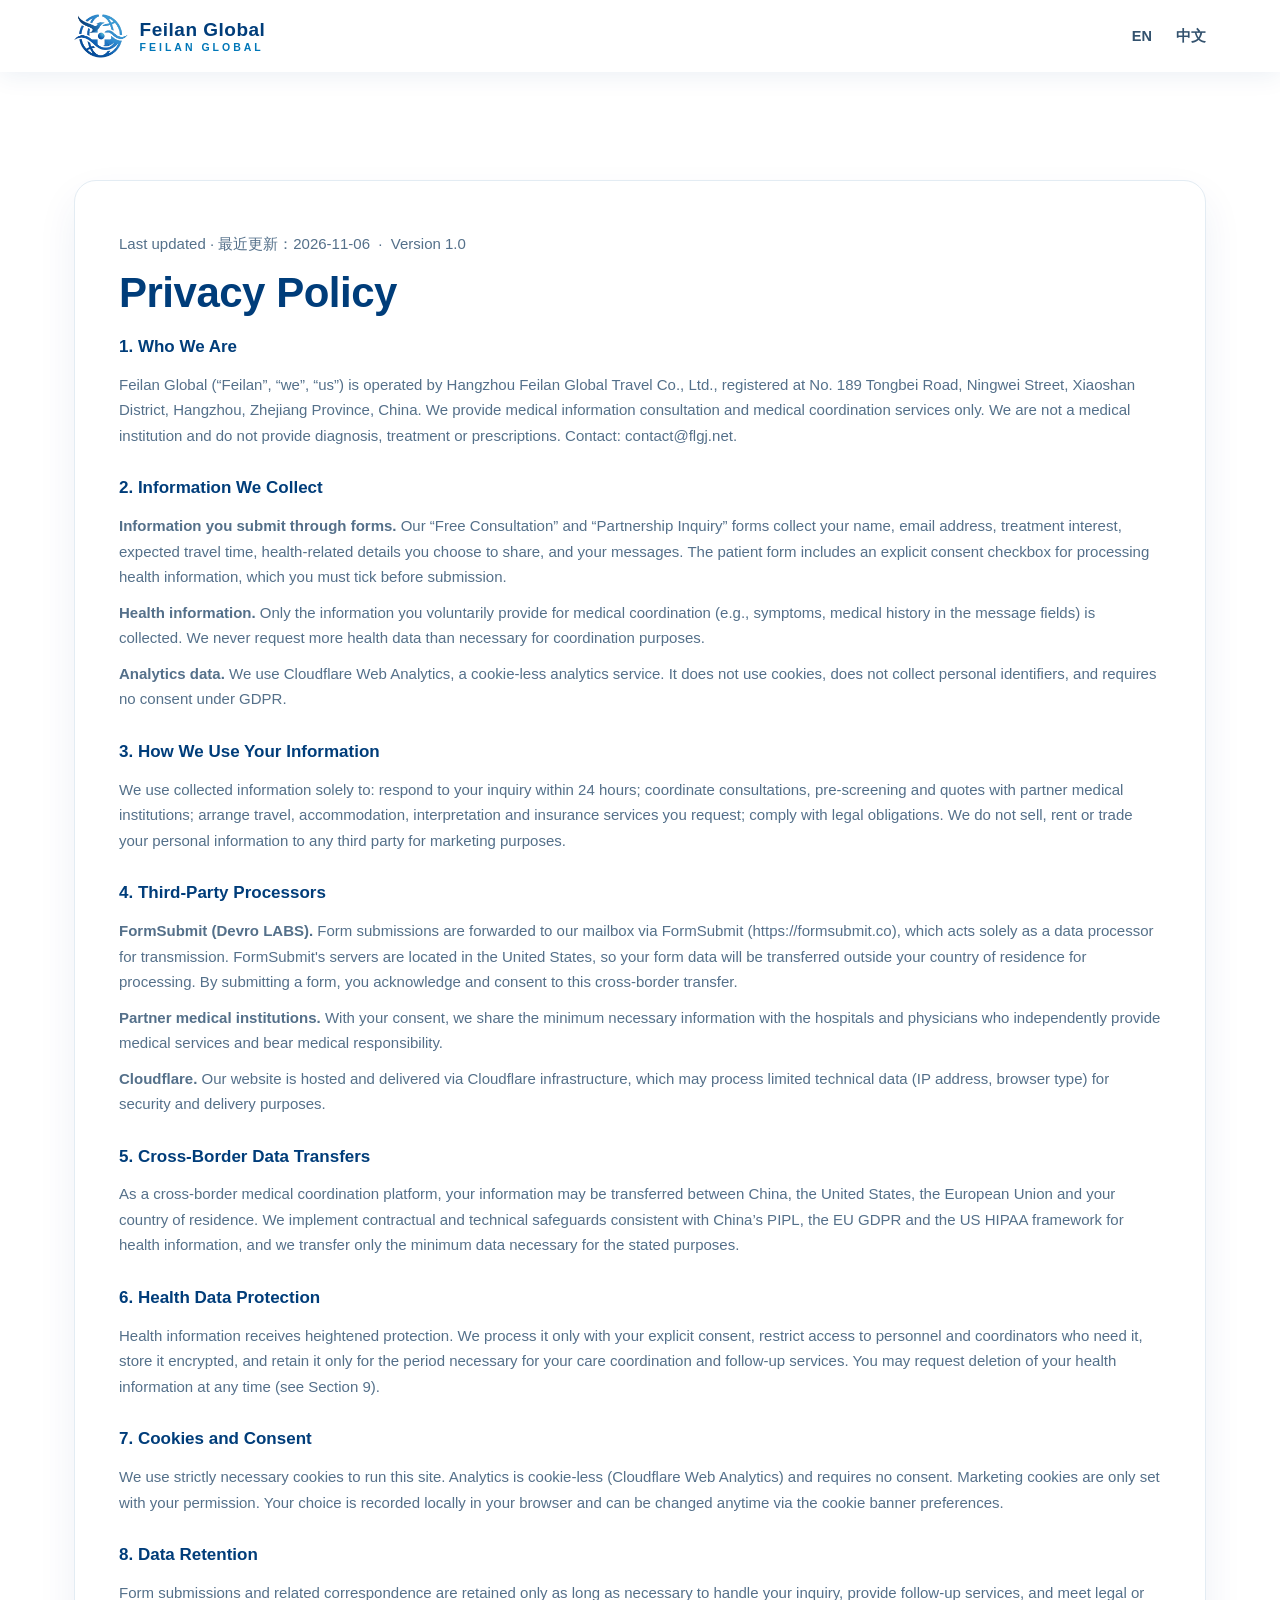
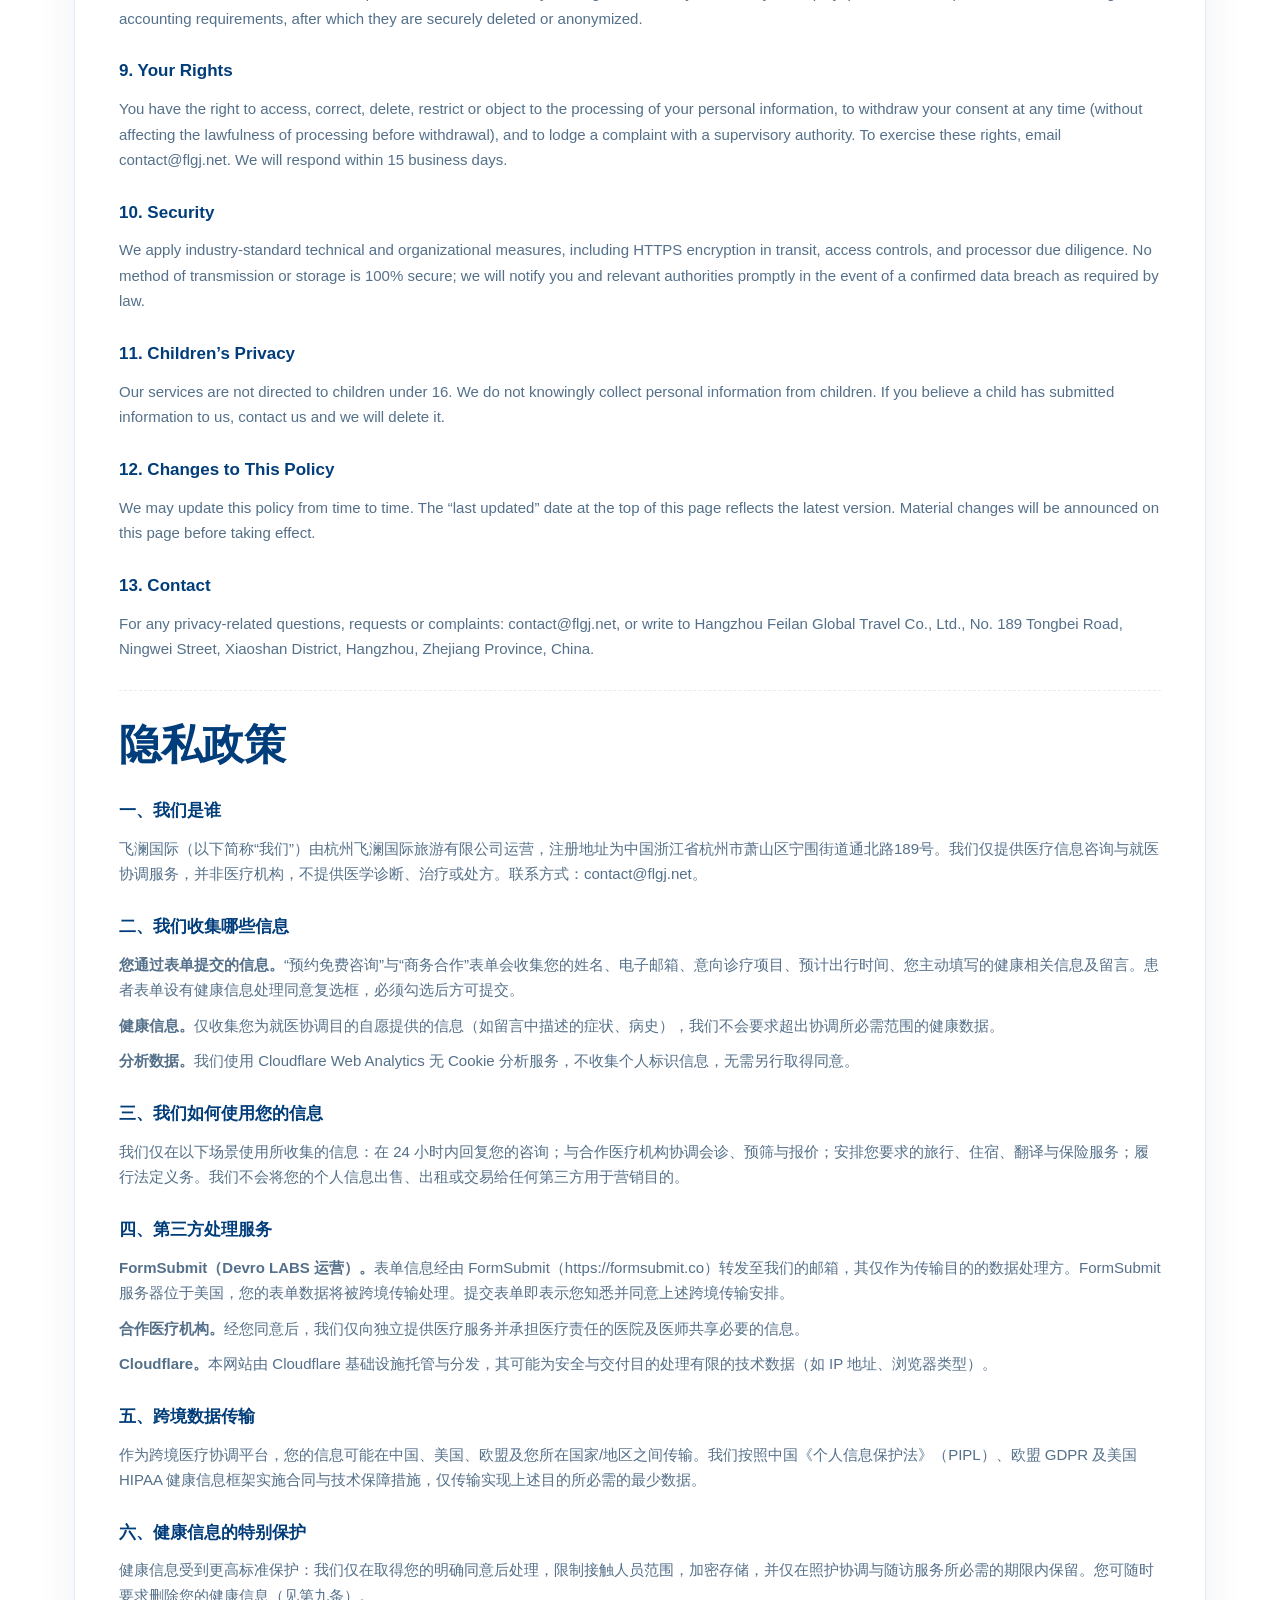
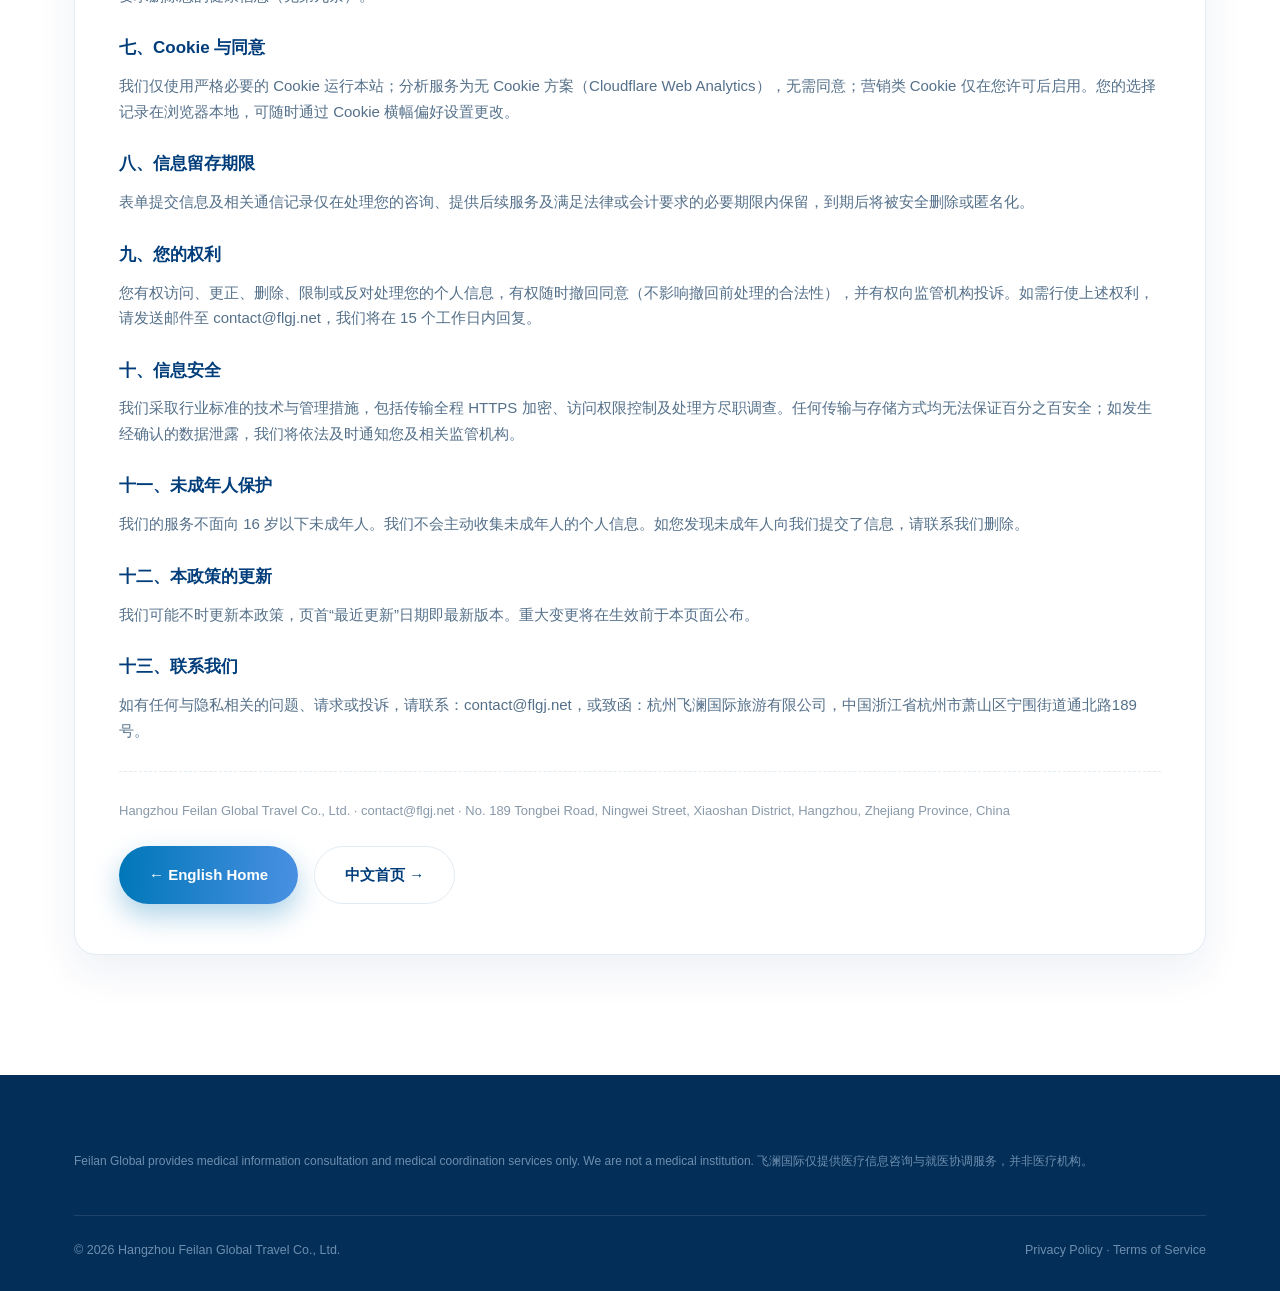
<file: privacy-policy.html>
<!DOCTYPE html>
<html lang="en">
<head>
<meta charset="UTF-8">
<meta name="viewport" content="width=device-width, initial-scale=1.0">
<title>Privacy Policy · 隐私政策 | Feilan Global</title>
<meta name="description" content="Privacy Policy of Feilan Global — how we collect, use, protect and transfer your personal and health information across borders. 飞澜国际隐私政策。">
<link rel="canonical" href="https://flgj.net/privacy-policy.html">
<link rel="alternate" hreflang="en" href="https://flgj.net/privacy-policy.html">
<link rel="alternate" hreflang="zh" href="https://flgj.net/privacy-policy.html">
<link rel="alternate" hreflang="x-default" href="https://flgj.net/privacy-policy.html">
<link rel="icon" href="/favicon.ico" sizes="any">
<link rel="stylesheet" href="/css/main.css">
<style>
.legal-card h3{margin:26px 0 10px;font-size:17px;color:var(--deep)}
.legal-card h3:first-of-type{margin-top:6px}
.legal-card p{margin-bottom:10px}
.pp-meta{font-size:12.5px;color:#8899AA;margin-bottom:6px}
</style>
</head>
<body>
<nav id="nav" class="scrolled">
  <div class="container bar">
    <a class="brand" href="/en/"><img src="/logo_mark.png" alt="Feilan Global Logo" width="88" height="71"><span class="word"><span>Feilan Global</span><small>FEILAN GLOBAL</small></span></a>
    <div class="nav-links" id="navLinks" style="position:static;transform:none;box-shadow:none;flex-direction:row;background:transparent;padding:0;gap:24px">
      <a href="/en/">EN</a>
      <a href="/zh/">中文</a>
    </div>
  </div>
</nav>
<section class="legal-hero">
  <div class="container">
    <div class="legal-card reveal in">
      <p class="pp-meta">Last updated · 最近更新：2026-11-06 &nbsp;·&nbsp; Version 1.0</p>
      <h2>Privacy Policy</h2>
      <h3>1. Who We Are</h3>
      <p>Feilan Global (“Feilan”, “we”, “us”) is operated by Hangzhou Feilan Global Travel Co., Ltd., registered at No. 189 Tongbei Road, Ningwei Street, Xiaoshan District, Hangzhou, Zhejiang Province, China. We provide medical information consultation and medical coordination services only. We are not a medical institution and do not provide diagnosis, treatment or prescriptions. Contact: contact@flgj.net.</p>
      <h3>2. Information We Collect</h3>
      <p><b>Information you submit through forms.</b> Our “Free Consultation” and “Partnership Inquiry” forms collect your name, email address, treatment interest, expected travel time, health-related details you choose to share, and your messages. The patient form includes an explicit consent checkbox for processing health information, which you must tick before submission.</p><p><b>Health information.</b> Only the information you voluntarily provide for medical coordination (e.g., symptoms, medical history in the message fields) is collected. We never request more health data than necessary for coordination purposes.</p><p><b>Analytics data.</b> We use Cloudflare Web Analytics, a cookie-less analytics service. It does not use cookies, does not collect personal identifiers, and requires no consent under GDPR.</p>
      <h3>3. How We Use Your Information</h3>
      <p>We use collected information solely to: respond to your inquiry within 24 hours; coordinate consultations, pre-screening and quotes with partner medical institutions; arrange travel, accommodation, interpretation and insurance services you request; comply with legal obligations. We do not sell, rent or trade your personal information to any third party for marketing purposes.</p>
      <h3>4. Third-Party Processors</h3>
      <p><b>FormSubmit (Devro LABS).</b> Form submissions are forwarded to our mailbox via FormSubmit (https://formsubmit.co), which acts solely as a data processor for transmission. FormSubmit's servers are located in the United States, so your form data will be transferred outside your country of residence for processing. By submitting a form, you acknowledge and consent to this cross-border transfer.</p><p><b>Partner medical institutions.</b> With your consent, we share the minimum necessary information with the hospitals and physicians who independently provide medical services and bear medical responsibility.</p><p><b>Cloudflare.</b> Our website is hosted and delivered via Cloudflare infrastructure, which may process limited technical data (IP address, browser type) for security and delivery purposes.</p>
      <h3>5. Cross-Border Data Transfers</h3>
      <p>As a cross-border medical coordination platform, your information may be transferred between China, the United States, the European Union and your country of residence. We implement contractual and technical safeguards consistent with China’s PIPL, the EU GDPR and the US HIPAA framework for health information, and we transfer only the minimum data necessary for the stated purposes.</p>
      <h3>6. Health Data Protection</h3>
      <p>Health information receives heightened protection. We process it only with your explicit consent, restrict access to personnel and coordinators who need it, store it encrypted, and retain it only for the period necessary for your care coordination and follow-up services. You may request deletion of your health information at any time (see Section 9).</p>
      <h3>7. Cookies and Consent</h3>
      <p>We use strictly necessary cookies to run this site. Analytics is cookie-less (Cloudflare Web Analytics) and requires no consent. Marketing cookies are only set with your permission. Your choice is recorded locally in your browser and can be changed anytime via the cookie banner preferences.</p>
      <h3>8. Data Retention</h3>
      <p>Form submissions and related correspondence are retained only as long as necessary to handle your inquiry, provide follow-up services, and meet legal or accounting requirements, after which they are securely deleted or anonymized.</p>
      <h3>9. Your Rights</h3>
      <p>You have the right to access, correct, delete, restrict or object to the processing of your personal information, to withdraw your consent at any time (without affecting the lawfulness of processing before withdrawal), and to lodge a complaint with a supervisory authority. To exercise these rights, email contact@flgj.net. We will respond within 15 business days.</p>
      <h3>10. Security</h3>
      <p>We apply industry-standard technical and organizational measures, including HTTPS encryption in transit, access controls, and processor due diligence. No method of transmission or storage is 100% secure; we will notify you and relevant authorities promptly in the event of a confirmed data breach as required by law.</p>
      <h3>11. Children’s Privacy</h3>
      <p>Our services are not directed to children under 16. We do not knowingly collect personal information from children. If you believe a child has submitted information to us, contact us and we will delete it.</p>
      <h3>12. Changes to This Policy</h3>
      <p>We may update this policy from time to time. The “last updated” date at the top of this page reflects the latest version. Material changes will be announced on this page before taking effect.</p>
      <h3>13. Contact</h3>
      <p>For any privacy-related questions, requests or complaints: contact@flgj.net, or write to Hangzhou Feilan Global Travel Co., Ltd., No. 189 Tongbei Road, Ningwei Street, Xiaoshan District, Hangzhou, Zhejiang Province, China.</p>
      <hr>
      <h2>隐私政策</h2>
      <h3>一、我们是谁</h3>
      <p>飞澜国际（以下简称“我们”）由杭州飞澜国际旅游有限公司运营，注册地址为中国浙江省杭州市萧山区宁围街道通北路189号。我们仅提供医疗信息咨询与就医协调服务，并非医疗机构，不提供医学诊断、治疗或处方。联系方式：contact@flgj.net。</p>
      <h3>二、我们收集哪些信息</h3>
      <p><b>您通过表单提交的信息。</b>“预约免费咨询”与“商务合作”表单会收集您的姓名、电子邮箱、意向诊疗项目、预计出行时间、您主动填写的健康相关信息及留言。患者表单设有健康信息处理同意复选框，必须勾选后方可提交。</p><p><b>健康信息。</b>仅收集您为就医协调目的自愿提供的信息（如留言中描述的症状、病史），我们不会要求超出协调所必需范围的健康数据。</p><p><b>分析数据。</b>我们使用 Cloudflare Web Analytics 无 Cookie 分析服务，不收集个人标识信息，无需另行取得同意。</p>
      <h3>三、我们如何使用您的信息</h3>
      <p>我们仅在以下场景使用所收集的信息：在 24 小时内回复您的咨询；与合作医疗机构协调会诊、预筛与报价；安排您要求的旅行、住宿、翻译与保险服务；履行法定义务。我们不会将您的个人信息出售、出租或交易给任何第三方用于营销目的。</p>
      <h3>四、第三方处理服务</h3>
      <p><b>FormSubmit（Devro LABS 运营）。</b>表单信息经由 FormSubmit（https://formsubmit.co）转发至我们的邮箱，其仅作为传输目的的数据处理方。FormSubmit 服务器位于美国，您的表单数据将被跨境传输处理。提交表单即表示您知悉并同意上述跨境传输安排。</p><p><b>合作医疗机构。</b>经您同意后，我们仅向独立提供医疗服务并承担医疗责任的医院及医师共享必要的信息。</p><p><b>Cloudflare。</b>本网站由 Cloudflare 基础设施托管与分发，其可能为安全与交付目的处理有限的技术数据（如 IP 地址、浏览器类型）。</p>
      <h3>五、跨境数据传输</h3>
      <p>作为跨境医疗协调平台，您的信息可能在中国、美国、欧盟及您所在国家/地区之间传输。我们按照中国《个人信息保护法》（PIPL）、欧盟 GDPR 及美国 HIPAA 健康信息框架实施合同与技术保障措施，仅传输实现上述目的所必需的最少数据。</p>
      <h3>六、健康信息的特别保护</h3>
      <p>健康信息受到更高标准保护：我们仅在取得您的明确同意后处理，限制接触人员范围，加密存储，并仅在照护协调与随访服务所必需的期限内保留。您可随时要求删除您的健康信息（见第九条）。</p>
      <h3>七、Cookie 与同意</h3>
      <p>我们仅使用严格必要的 Cookie 运行本站；分析服务为无 Cookie 方案（Cloudflare Web Analytics），无需同意；营销类 Cookie 仅在您许可后启用。您的选择记录在浏览器本地，可随时通过 Cookie 横幅偏好设置更改。</p>
      <h3>八、信息留存期限</h3>
      <p>表单提交信息及相关通信记录仅在处理您的咨询、提供后续服务及满足法律或会计要求的必要期限内保留，到期后将被安全删除或匿名化。</p>
      <h3>九、您的权利</h3>
      <p>您有权访问、更正、删除、限制或反对处理您的个人信息，有权随时撤回同意（不影响撤回前处理的合法性），并有权向监管机构投诉。如需行使上述权利，请发送邮件至 contact@flgj.net，我们将在 15 个工作日内回复。</p>
      <h3>十、信息安全</h3>
      <p>我们采取行业标准的技术与管理措施，包括传输全程 HTTPS 加密、访问权限控制及处理方尽职调查。任何传输与存储方式均无法保证百分之百安全；如发生经确认的数据泄露，我们将依法及时通知您及相关监管机构。</p>
      <h3>十一、未成年人保护</h3>
      <p>我们的服务不面向 16 岁以下未成年人。我们不会主动收集未成年人的个人信息。如您发现未成年人向我们提交了信息，请联系我们删除。</p>
      <h3>十二、本政策的更新</h3>
      <p>我们可能不时更新本政策，页首“最近更新”日期即最新版本。重大变更将在生效前于本页面公布。</p>
      <h3>十三、联系我们</h3>
      <p>如有任何与隐私相关的问题、请求或投诉，请联系：contact@flgj.net，或致函：杭州飞澜国际旅游有限公司，中国浙江省杭州市萧山区宁围街道通北路189号。</p>
      <hr>
      <p style="font-size:13px;color:#8899AA">Hangzhou Feilan Global Travel Co., Ltd. · contact@flgj.net · No. 189 Tongbei Road, Ningwei Street, Xiaoshan District, Hangzhou, Zhejiang Province, China</p>
      <div class="cta-row" style="margin-top:24px">
        <a href="/en/" class="btn btn-primary">← English Home</a>
        <a href="/zh/" class="btn btn-ghost">中文首页 →</a>
      </div>
    </div>
  </div>
</section>
<footer>
  <div class="container">
    <p class="disclaimer" style="margin-top:0;border-top:0">Feilan Global provides medical information consultation and medical coordination services only. We are not a medical institution. 飞澜国际仅提供医疗信息咨询与就医协调服务，并非医疗机构。</p>
    <div class="copyright"><span>© 2026 Hangzhou Feilan Global Travel Co., Ltd.</span><span><a href="/privacy-policy.html" style="color:inherit">Privacy Policy</a> · <a href="/terms-of-service.html" style="color:inherit">Terms of Service</a></span></div>
  </div>
</footer>
</body>
</html>
</file>
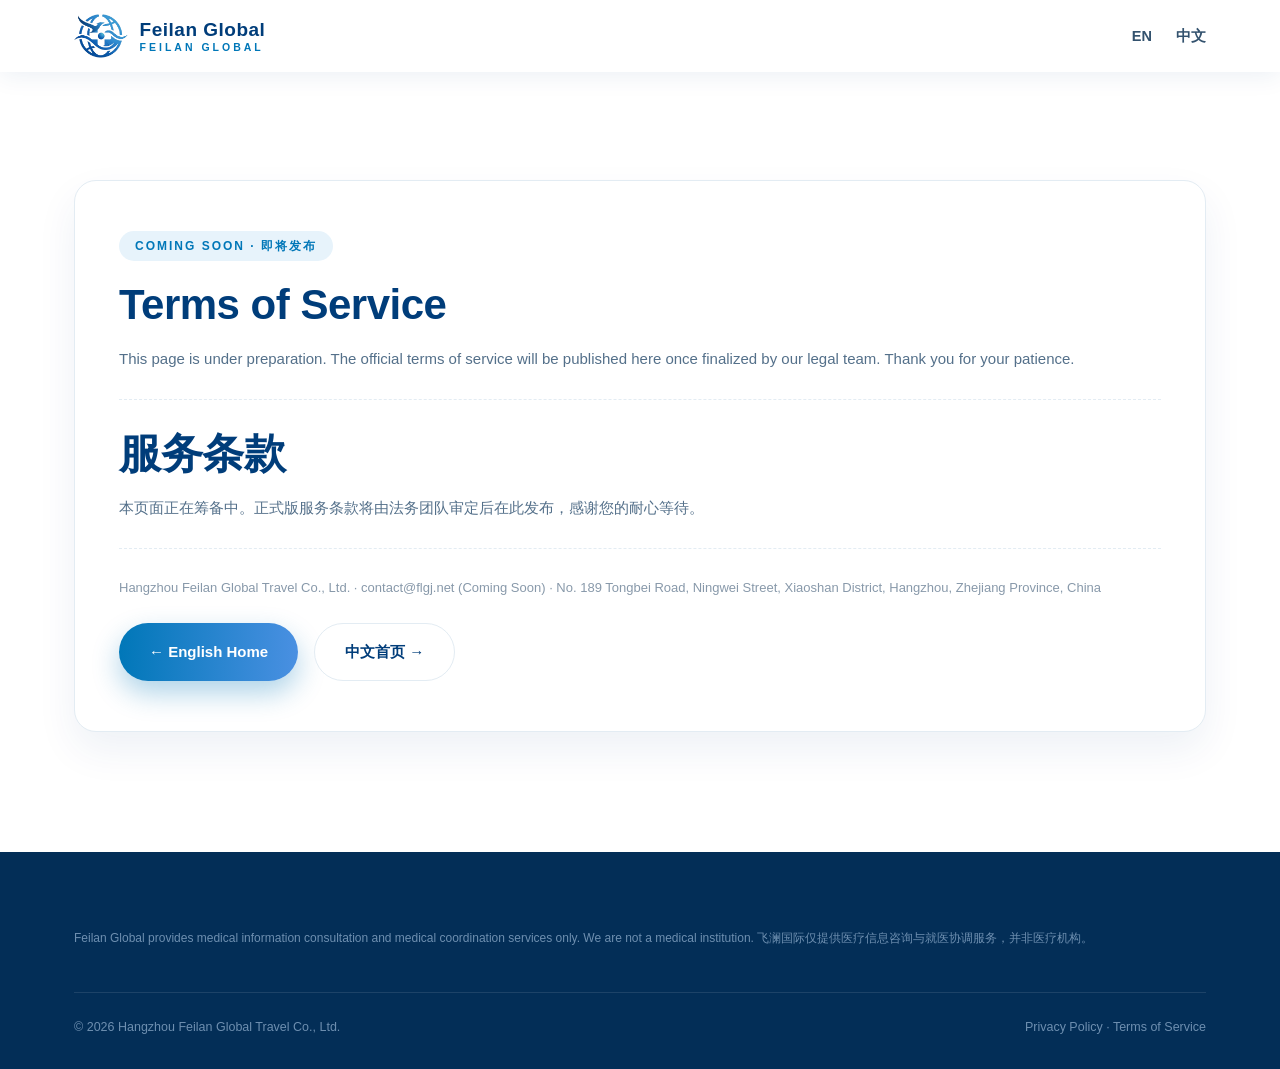
<file: terms-of-service.html>
<!DOCTYPE html>
<html lang="en">
<head>
<meta charset="UTF-8">
<meta name="viewport" content="width=device-width, initial-scale=1.0">
<title>Terms of Service · 服务条款 | Feilan Global</title>
<meta name="robots" content="noindex,follow">
<link rel="canonical" href="https://flgj.net/terms-of-service.html">
<link rel="alternate" hreflang="en" href="https://flgj.net/terms-of-service.html">
<link rel="alternate" hreflang="zh" href="https://flgj.net/terms-of-service.html">
<link rel="alternate" hreflang="x-default" href="https://flgj.net/terms-of-service.html">
<link rel="icon" href="/favicon.ico" sizes="any">
<link rel="stylesheet" href="/css/main.css">
</head>
<body>
<nav id="nav" class="scrolled">
  <div class="container bar">
    <a class="brand" href="/en/"><img src="/logo_mark.png" alt="Feilan Global Logo" width="88" height="71"><span class="word"><span>Feilan Global</span><small>FEILAN GLOBAL</small></span></a>
    <div class="nav-links" id="navLinks" style="position:static;transform:none;box-shadow:none;flex-direction:row;background:transparent;padding:0;gap:24px">
      <a href="/en/">EN</a>
      <a href="/zh/">中文</a>
    </div>
  </div>
</nav>
<section class="legal-hero">
  <div class="container">
    <div class="legal-card reveal in">
      <span class="soon">COMING SOON · 即将发布</span>
      <h2>Terms of Service</h2>
      <p>This page is under preparation. The official terms of service will be published here once finalized by our legal team. Thank you for your patience.</p>
      <hr>
      <h2>服务条款</h2>
      <p>本页面正在筹备中。正式版服务条款将由法务团队审定后在此发布，感谢您的耐心等待。</p>
      <hr>
      <p style="font-size:13px;color:#8899AA">Hangzhou Feilan Global Travel Co., Ltd. · contact@flgj.net (Coming Soon) · No. 189 Tongbei Road, Ningwei Street, Xiaoshan District, Hangzhou, Zhejiang Province, China</p>
      <div class="cta-row" style="margin-top:24px">
        <a href="/en/" class="btn btn-primary">← English Home</a>
        <a href="/zh/" class="btn btn-ghost">中文首页 →</a>
      </div>
    </div>
  </div>
</section>
<footer>
  <div class="container">
    <p class="disclaimer" style="margin-top:0;border-top:0">Feilan Global provides medical information consultation and medical coordination services only. We are not a medical institution. 飞澜国际仅提供医疗信息咨询与就医协调服务，并非医疗机构。</p>
    <div class="copyright"><span>© 2026 Hangzhou Feilan Global Travel Co., Ltd.</span><span><a href="/privacy-policy.html" style="color:inherit">Privacy Policy</a> · <a href="/terms-of-service.html" style="color:inherit">Terms of Service</a></span></div>
  </div>
</footer>
</body>
</html>
</file>
<file: css/main.css>
:root{
  --blue:#0077B8; --deep:#003D7A; --sky:#4A90E2; --gray:#8899AA;
  --ink:#16324A; --mist:#F4F8FB; --line:#E3ECF3; --white:#fff;
}
*{margin:0;padding:0;box-sizing:border-box}
html{scroll-behavior:smooth}
body{font-family:"Segoe UI",-apple-system,"Helvetica Neue",Arial,"PingFang SC","Microsoft YaHei",sans-serif;color:var(--ink);background:var(--white);line-height:1.7;overflow-x:hidden}
a{text-decoration:none;color:inherit}
ul{list-style:none}
img{max-width:100%}
.container{max-width:1180px;margin:0 auto;padding:0 24px}
section{padding:96px 0}
.eyebrow{display:inline-flex;align-items:center;gap:8px;font-size:13px;font-weight:700;letter-spacing:2.5px;text-transform:uppercase;color:var(--blue);margin-bottom:14px}
.eyebrow::before{content:"";width:28px;height:2px;background:var(--blue);border-radius:2px}
h2{font-size:clamp(28px,4vw,42px);line-height:1.25;color:var(--deep);letter-spacing:-.5px}
.lead{font-size:17px;color:#4A6076;max-width:640px;margin-top:14px}

/* ---------- NAV ---------- */
nav{position:fixed;top:0;left:0;right:0;z-index:100;transition:.35s}
nav .bar{display:flex;align-items:center;justify-content:space-between;height:72px}
nav.scrolled{background:rgba(255,255,255,.92);backdrop-filter:blur(14px);box-shadow:0 4px 24px rgba(0,61,122,.08)}
.brand{display:flex;align-items:center;gap:12px}
.brand img{height:44px;width:auto}
.brand .word{font-weight:800;font-size:19px;color:var(--deep);letter-spacing:.5px;line-height:1.15}
.brand .word small{display:block;font-size:10.5px;font-weight:600;color:var(--blue);letter-spacing:3px}
.nav-links{display:flex;align-items:center;gap:30px}
.nav-links a{font-size:14.5px;font-weight:600;color:#33526E;position:relative;padding:4px 0}
.nav-links a::after{content:"";position:absolute;left:0;bottom:-2px;width:0;height:2px;background:var(--blue);transition:.3s;border-radius:2px}
.nav-links a:hover::after{width:100%}
.lang-sw{display:flex;border:1.5px solid var(--line);border-radius:999px;overflow:hidden;background:#fff}
.lang-sw button{border:0;background:transparent;padding:6px 13px;font-size:12.5px;font-weight:700;cursor:pointer;color:var(--gray);transition:.25s}
.lang-sw button.on{background:var(--blue);color:#fff}
.burger{display:none;background:none;border:0;cursor:pointer;padding:8px}
.burger span{display:block;width:24px;height:2.5px;background:var(--deep);margin:5px 0;border-radius:2px;transition:.3s}

/* ---------- HERO ---------- */
.hero{min-height:100vh;display:flex;align-items:center;position:relative;padding:140px 0 90px;background:linear-gradient(160deg,#EAF4FB 0%,#fff 55%,#E7F1FA 100%);overflow:hidden}
.hero::before{content:"";position:absolute;width:640px;height:640px;border-radius:50%;background:radial-gradient(circle,rgba(0,119,184,.14),transparent 65%);top:-180px;right:-140px}
.hero::after{content:"";position:absolute;width:480px;height:480px;border-radius:50%;background:radial-gradient(circle,rgba(74,144,226,.16),transparent 65%);bottom:-160px;left:-120px}
.hero-grid{position:relative;z-index:2}
.hero-badge{display:inline-flex;align-items:center;gap:8px;background:#fff;border:1px solid var(--line);border-radius:999px;padding:8px 18px;font-size:13px;font-weight:600;color:var(--deep);box-shadow:0 6px 20px rgba(0,61,122,.07);margin-bottom:26px}
.hero-badge i{width:8px;height:8px;border-radius:50%;background:var(--blue);animation:pulse 1.8s infinite}
@keyframes pulse{0%,100%{box-shadow:0 0 0 0 rgba(0,119,184,.45)}50%{box-shadow:0 0 0 8px rgba(0,119,184,0)}}
.hero h1{font-size:clamp(38px,6.4vw,68px);line-height:1.12;color:var(--deep);letter-spacing:-1.5px;font-weight:800;max-width:820px}
.hero h1 .grad{background:linear-gradient(92deg,var(--blue),var(--sky));-webkit-background-clip:text;background-clip:text;color:transparent}
.hero p.sub{font-size:clamp(16px,2vw,19.5px);color:#48647E;max-width:620px;margin:24px 0 38px}
.cta-row{display:flex;gap:16px;flex-wrap:wrap}
.btn{display:inline-flex;align-items:center;gap:10px;padding:15px 30px;border-radius:999px;font-size:15px;font-weight:700;cursor:pointer;border:0;transition:.3s}
.btn-primary{background:linear-gradient(92deg,var(--blue),var(--sky));color:#fff;box-shadow:0 12px 28px rgba(0,119,184,.32)}
.btn-primary:hover{transform:translateY(-3px);box-shadow:0 18px 36px rgba(0,119,184,.4)}
.btn-ghost{background:#fff;color:var(--deep);border:1.5px solid var(--line)}
.btn-ghost:hover{border-color:var(--blue);color:var(--blue);transform:translateY(-3px)}
.hero-stats{display:flex;gap:0;margin-top:64px;border-top:1px solid var(--line);padding-top:34px;flex-wrap:wrap}
.hstat{padding-right:52px;margin-right:52px;border-right:1px solid var(--line)}
.hstat:last-child{border-right:0}
.hstat b{display:block;font-size:clamp(26px,3.4vw,36px);color:var(--deep);letter-spacing:-.5px}
.hstat b em{font-style:normal;color:var(--blue)}
.hstat span{font-size:13.5px;color:var(--gray);font-weight:600}
.scroll-hint{position:absolute;bottom:26px;left:50%;transform:translateX(-50%);width:26px;height:42px;border:2px solid #B9CCDC;border-radius:14px;z-index:2}
.scroll-hint::before{content:"";position:absolute;left:50%;top:8px;width:4px;height:8px;margin-left:-2px;border-radius:4px;background:var(--blue);animation:drop 1.6s infinite}
@keyframes drop{0%{transform:translateY(0);opacity:1}70%{transform:translateY(14px);opacity:0}100%{opacity:0}}

/* ---------- VALUES ---------- */
.values-grid{display:grid;grid-template-columns:repeat(4,1fr);gap:22px;margin-top:56px}
.vcard{background:#fff;border:1px solid var(--line);border-radius:18px;padding:32px 26px;position:relative;transition:.35s;overflow:hidden}
.vcard::before{content:"";position:absolute;top:0;left:0;width:100%;height:4px;background:linear-gradient(90deg,var(--blue),var(--sky));transform:scaleX(0);transform-origin:left;transition:.4s}
.vcard:hover{transform:translateY(-8px);box-shadow:0 22px 44px rgba(0,61,122,.12);border-color:transparent}
.vcard:hover::before{transform:scaleX(1)}
.vcard .num{font-size:14px;font-weight:800;color:var(--sky);letter-spacing:2px}
.vcard h3{font-size:19px;color:var(--deep);margin:10px 0 10px}
.vcard p{font-size:14.5px;color:#54708A}

/* ---------- SERVICES ---------- */
.services{background:linear-gradient(180deg,var(--mist),#fff)}
.svc-list{margin-top:56px;display:flex;flex-direction:column;gap:26px}
.svc{display:grid;grid-template-columns:1.1fr 1fr;gap:44px;background:#fff;border:1px solid var(--line);border-radius:22px;padding:44px;align-items:center;transition:.35s}
.svc:hover{box-shadow:0 24px 52px rgba(0,61,122,.12);transform:translateY(-4px)}
.svc .tag{display:inline-block;font-size:12px;font-weight:800;letter-spacing:1.5px;text-transform:uppercase;color:var(--blue);background:#E7F3FB;border-radius:999px;padding:5px 14px;margin-bottom:16px}
.svc h3{font-size:25px;color:var(--deep);margin-bottom:6px}
.svc .save{font-size:14.5px;font-weight:700;color:#0E9F6E;background:#E6F7F0;border-radius:10px;padding:6px 14px;display:inline-block;margin:8px 0 16px}
.svc ul li{font-size:14.5px;color:#48647E;padding:7px 0 7px 26px;position:relative}
.svc ul li::before{content:"";position:absolute;left:0;top:14px;width:14px;height:14px;border-radius:50%;background:#E7F3FB url('data:image/svg+xml;utf8,<svg xmlns="http://www.w3.org/2000/svg" viewBox="0 0 24 24" fill="none" stroke="%230077B8" stroke-width="3.4" stroke-linecap="round" stroke-linejoin="round"><polyline points="20 6 9 17 4 12"/></svg>') center/9px no-repeat}
.svc .addon{margin-top:20px;background:linear-gradient(92deg,#F2F8FD,#E9F3FA);border-left:3px solid var(--sky);border-radius:0 12px 12px 0;padding:14px 18px;font-size:13.5px;color:var(--deep)}
.svc .addon b{color:var(--blue)}
.svc .svc-legal{margin:10px 0 0;font-size:12px;line-height:1.6;color:#8A9BAC}
.svc-visual{height:100%;min-height:280px;border-radius:16px;display:flex;align-items:center;justify-content:center;position:relative;overflow:hidden}
.svc-visual .big{font-size:clamp(40px,5vw,58px);font-weight:800;color:rgba(255,255,255,.95);letter-spacing:-1px;position:relative;z-index:2}
.svc-visual .cap{font-size:13px;color:rgba(255,255,255,.85);position:absolute;bottom:18px;z-index:2;font-weight:600;letter-spacing:1px}
.svc-visual::after{content:"";position:absolute;inset:0;background:radial-gradient(circle at 30% 20%,rgba(255,255,255,.22),transparent 55%)}

/* ---------- MEMBERSHIP ---------- */
.member-wrap{display:grid;grid-template-columns:1fr 1fr;gap:56px;align-items:center;margin-top:56px}
.pass{background:linear-gradient(150deg,var(--deep),#005a94 60%,var(--blue));border-radius:26px;padding:44px 40px;color:#fff;position:relative;overflow:hidden;box-shadow:0 30px 60px rgba(0,61,122,.3)}
.pass::before{content:"";position:absolute;width:340px;height:340px;border-radius:50%;border:46px solid rgba(255,255,255,.06);top:-120px;right:-120px}
.pass::after{content:"";position:absolute;width:220px;height:220px;border-radius:50%;border:32px solid rgba(255,255,255,.05);bottom:-90px;left:-80px}
.pass .ptag{font-size:12px;font-weight:800;letter-spacing:2.5px;color:#9FD0F2;text-transform:uppercase}
.pass .price{font-size:52px;font-weight:800;letter-spacing:-1px;margin:14px 0 4px}
.pass .price small{font-size:17px;font-weight:600;color:#BBD9EE}
.pass .per{font-size:13.5px;color:#A8CCE6;margin-bottom:26px}
.pass ul li{padding:9px 0 9px 30px;font-size:14.5px;position:relative;color:#E6F2FB}
.pass ul li::before{content:"";position:absolute;left:0;top:12px;width:17px;height:17px;border-radius:50%;background:rgba(255,255,255,.16) url('data:image/svg+xml;utf8,<svg xmlns="http://www.w3.org/2000/svg" viewBox="0 0 24 24" fill="none" stroke="white" stroke-width="3.2" stroke-linecap="round" stroke-linejoin="round"><polyline points="20 6 9 17 4 12"/></svg>') center/10px no-repeat}
.pass .btn{margin-top:30px;background:#fff;color:var(--deep);width:100%;justify-content:center}
.pass .btn:hover{transform:translateY(-3px);box-shadow:0 14px 30px rgba(0,0,0,.25)}
.member-copy p{color:#48647E;font-size:15.5px;margin-bottom:18px}
.flow{display:flex;flex-direction:column;gap:0;margin-top:26px}
.flow .step{display:flex;gap:16px;align-items:flex-start;padding:14px 0;border-bottom:1px dashed var(--line)}
.flow .step:last-child{border-bottom:0}
.flow .dot{flex:0 0 34px;height:34px;border-radius:50%;background:linear-gradient(135deg,var(--blue),var(--sky));color:#fff;font-weight:800;font-size:13.5px;display:flex;align-items:center;justify-content:center;box-shadow:0 6px 14px rgba(0,119,184,.3)}
.flow .step b{color:var(--deep);font-size:14.5px;display:block}
.flow .step span{font-size:13.5px;color:#54708A}

/* ---------- TEAM ---------- */
.team{background:linear-gradient(180deg,#fff,var(--mist))}
.team-grid{display:grid;grid-template-columns:repeat(3,1fr);gap:22px;margin-top:56px}
.tcard{background:#fff;border:1px solid var(--line);border-radius:18px;padding:36px 24px;text-align:center;transition:.35s}
.tcard:hover{transform:translateY(-8px);box-shadow:0 22px 44px rgba(0,61,122,.13)}
.tphoto{width:96px;height:96px;border-radius:50%;margin:0 auto 18px;display:block;object-fit:cover;border:3px solid #fff;box-shadow:0 10px 22px rgba(0,119,184,.28)}
.tcard h4{font-size:17px;color:var(--deep)}
.tcard .role{font-size:12.5px;font-weight:800;color:var(--blue);letter-spacing:1px;text-transform:uppercase;margin:6px 0 12px}
.tcard p{font-size:13.5px;color:#54708A}

/* ---------- JOURNEY ---------- */
.journey-box{margin-top:52px;border:2px dashed #BCD3E6;border-radius:22px;background:linear-gradient(150deg,#F6FAFD,#EDF5FB);padding:60px 40px;text-align:center}
.journey-box .icon{width:74px;height:74px;border-radius:50%;background:#fff;box-shadow:0 12px 26px rgba(0,61,122,.12);display:flex;align-items:center;justify-content:center;margin:0 auto 22px}
.journey-box .icon svg{width:34px;height:34px;stroke:var(--blue)}
.journey-box h3{color:var(--deep);font-size:22px;margin-bottom:10px}
.journey-box p{color:#54708A;font-size:15px;max-width:560px;margin:0 auto}
.journey-track{display:flex;justify-content:center;gap:0;margin-top:40px;flex-wrap:wrap}
.jnode{display:flex;flex-direction:column;align-items:center;position:relative;padding:0 26px}
.jnode i{width:14px;height:14px;border-radius:50%;background:var(--blue);box-shadow:0 0 0 5px #E0EEF8;z-index:2}
.jnode span{font-size:12.5px;font-weight:700;color:var(--deep);margin-top:10px;white-space:nowrap}
.jnode::after{content:"";position:absolute;top:7px;left:50%;width:100%;height:2px;background:#CBDEED}
.jnode:last-child::after{display:none}

/* ---------- CONTACT ---------- */
.contact{background:linear-gradient(160deg,var(--deep),#00406e 55%,var(--blue));color:#fff;position:relative;overflow:hidden}
.contact::before{content:"";position:absolute;width:560px;height:560px;border-radius:50%;background:radial-gradient(circle,rgba(255,255,255,.09),transparent 65%);top:-200px;right:-160px}
.contact h2{color:#fff}
.contact .lead{color:#BCD7EC}
.contact-grid{display:grid;grid-template-columns:1fr 1fr;gap:26px;margin-top:52px;position:relative;z-index:2}
.form-card{background:rgba(255,255,255,.07);border:1px solid rgba(255,255,255,.16);border-radius:20px;padding:34px 30px;backdrop-filter:blur(8px)}
.form-card h3{font-size:19px;margin-bottom:4px}
.form-card .fs{font-size:13px;color:#A8CCE6;margin-bottom:22px}
.frow{display:grid;grid-template-columns:1fr 1fr;gap:14px}
.field{margin-bottom:14px}
.field label{display:block;font-size:12.5px;font-weight:700;color:#CFE6F6;margin-bottom:6px;letter-spacing:.3px}
.field input,.field select,.field textarea{width:100%;background:rgba(255,255,255,.1);border:1px solid rgba(255,255,255,.22);border-radius:10px;padding:12px 14px;color:#fff;font-size:14px;font-family:inherit;transition:.25s;outline:none}
.field input::placeholder,.field textarea::placeholder{color:#8FB4CE}
.field select{appearance:none;background-image:url('data:image/svg+xml;utf8,<svg xmlns="http://www.w3.org/2000/svg" width="12" height="8" viewBox="0 0 12 8" fill="none"><path d="M1 1l5 5 5-5" stroke="%23A8CCE6" stroke-width="2" stroke-linecap="round"/></svg>');background-repeat:no-repeat;background-position:right 14px center}
.field select option{color:var(--ink)}
.field input:focus,.field select:focus,.field textarea:focus{border-color:#7FC4EE;background:rgba(255,255,255,.16);box-shadow:0 0 0 4px rgba(127,196,238,.18)}
.form-card .btn{width:100%;justify-content:center;background:#fff;color:var(--deep);margin-top:6px}
.form-card .btn:hover{transform:translateY(-3px);box-shadow:0 14px 30px rgba(0,0,0,.28)}
.contact-info{margin-top:40px;position:relative;z-index:2;display:flex;gap:44px;flex-wrap:wrap}
.ci{display:flex;gap:14px;align-items:center;font-size:14px;color:#D7EAF7}
.ci svg{width:20px;height:20px;stroke:#8FC6EE;flex:0 0 20px}

/* ---------- FOOTER ---------- */
footer{background:#032E57;color:#8FAEC8;padding:56px 0 30px}
.foot-grid{display:flex;justify-content:space-between;gap:40px;flex-wrap:wrap;align-items:flex-start}
.foot-brand img{height:52px}
.foot-brand p{font-size:13.5px;max-width:340px;margin-top:16px;color:#7B9CBD}
.foot-links{display:flex;gap:70px;flex-wrap:wrap}
.foot-links h5{color:#fff;font-size:13px;letter-spacing:1.5px;text-transform:uppercase;margin-bottom:16px}
.foot-links a{display:block;font-size:13.5px;padding:5px 0;transition:.25s}
.foot-links a:hover{color:#fff}
.copyright{border-top:1px solid rgba(255,255,255,.1);margin-top:44px;padding-top:24px;font-size:12.5px;display:flex;justify-content:space-between;flex-wrap:wrap;gap:10px;color:#6E8FB0}
.copyright a:hover{color:#fff}

/* ---------- TOAST ---------- */
#toast{position:fixed;bottom:30px;left:50%;transform:translate(-50%,120px);background:#0E9F6E;color:#fff;padding:15px 28px;border-radius:999px;font-size:14.5px;font-weight:600;box-shadow:0 16px 40px rgba(0,0,0,.25);transition:.45s cubic-bezier(.2,.9,.3,1.3);z-index:200;display:flex;align-items:center;gap:10px}
#toast.show{transform:translate(-50%,0)}

/* ---------- REVEAL ---------- */
.reveal{opacity:0;transform:translateY(34px);transition:opacity .8s cubic-bezier(.2,.7,.3,1),transform .8s cubic-bezier(.2,.7,.3,1)}
.reveal.in{opacity:1;transform:none}


/* ---------- PRODUCT LINES TABLE-STYLE CARDS ---------- */
.pline{display:grid;grid-template-columns:repeat(4,1fr);gap:18px;margin-top:44px}
.pcard{background:#fff;border:1px solid var(--line);border-radius:16px;padding:26px 22px;transition:.3s;position:relative;overflow:hidden}
.pcard::after{content:"";position:absolute;bottom:0;left:0;width:100%;height:3px;background:linear-gradient(90deg,var(--blue),var(--sky));transform:scaleX(0);transition:.35s;transform-origin:left}
.pcard:hover{transform:translateY(-6px);box-shadow:0 18px 38px rgba(0,61,122,.12)}
.pcard:hover::after{transform:scaleX(1)}
.pcard .pico{width:46px;height:46px;border-radius:12px;background:linear-gradient(135deg,#E7F3FB,#D6EAF8);display:flex;align-items:center;justify-content:center;margin-bottom:14px}
.pcard .pico svg{width:23px;height:23px;stroke:var(--blue)}
.pcard h4{font-size:16.5px;color:var(--deep);margin-bottom:4px}
.pcard .ppos{font-size:12px;font-weight:800;color:var(--sky);letter-spacing:.8px;text-transform:uppercase;margin-bottom:10px}
.pcard p{font-size:13.5px;color:#54708A}
/* ---------- STRENGTHS ---------- */
.strengths{background:linear-gradient(160deg,#F2F8FD,#E9F3FA)}
.str-grid{display:grid;grid-template-columns:repeat(3,1fr);gap:22px;margin-top:56px}
.scard{background:#fff;border-radius:18px;padding:34px 28px;transition:.35s;border:1px solid var(--line)}
.scard:hover{transform:translateY(-8px);box-shadow:0 22px 44px rgba(0,61,122,.13)}
.scard .snum{font-size:13px;font-weight:800;color:var(--sky);letter-spacing:2px}
.scard h3{font-size:19px;color:var(--deep);margin:8px 0 4px}
.scard .shl{display:inline-block;font-size:21px;font-weight:800;color:var(--blue);margin-bottom:10px}
.scard p{font-size:14px;color:#54708A}
/* ---------- ESCORT ---------- */
.esc-grid{display:grid;grid-template-columns:repeat(3,1fr);gap:22px;margin:48px 0}
.ecard{background:#fff;border:1px solid var(--line);border-radius:18px;padding:30px 26px;transition:.3s}
.ecard:hover{transform:translateY(-6px);box-shadow:0 18px 38px rgba(0,61,122,.12)}
.ecard h4{font-size:16.5px;color:var(--deep);margin-bottom:8px;display:flex;align-items:center;gap:10px}
.ecard h4 svg{width:20px;height:20px;stroke:var(--blue)}
.ecard p{font-size:13.5px;color:#54708A}
.scope-row{display:flex;gap:18px;flex-wrap:wrap;margin-top:8px}
.scope{flex:1;min-width:230px;background:linear-gradient(92deg,#F2F8FD,#E9F3FA);border-radius:14px;padding:20px 22px}
.scope b{color:var(--deep);font-size:14.5px;display:block;margin-bottom:4px}
.scope span{font-size:13px;color:#54708A}
/* ---------- DATA LAYERS ---------- */
.dlayer{border-radius:18px;padding:30px 34px;margin-bottom:18px}
.dlayer .ltag{font-size:12px;font-weight:800;letter-spacing:2.5px;color:var(--sky);text-transform:uppercase}
.dlayer h3{font-size:21px;color:var(--deep);margin:4px 0 14px}
.d1{background:#fff;border:1px solid var(--line)}
.d1 .chain{display:flex;align-items:center;gap:10px;flex-wrap:wrap}
.d1 .chain b{background:#E7F3FB;color:var(--blue);border-radius:999px;padding:8px 18px;font-size:13.5px}
.d1 .chain i{color:#9FB6C9;font-style:normal;font-weight:800}
.d2{background:linear-gradient(92deg,#F2F8FD,#E9F3FA)}
.d2 .quad{display:grid;grid-template-columns:repeat(4,1fr);gap:14px}
.d2 .quad div{background:#fff;border-radius:12px;padding:16px;text-align:center}
.d2 .quad b{display:block;color:var(--deep);font-size:14px}
.d2 .quad span{font-size:12px;color:#54708A}
.d3{background:linear-gradient(140deg,var(--deep),var(--blue));color:#fff}
.d3 h3{color:#fff}
.d3 .badges{display:flex;gap:12px;flex-wrap:wrap}
.d3 .badges span{background:rgba(255,255,255,.14);border:1px solid rgba(255,255,255,.22);border-radius:999px;padding:8px 18px;font-size:13.5px;font-weight:700}
/* ---------- NETWORK ---------- */
.network{background:linear-gradient(180deg,var(--mist),#fff)}
.net-grid{display:grid;grid-template-columns:1.25fr 1fr;gap:26px;margin-top:52px}
.netcard{background:#fff;border:1px solid var(--line);border-radius:20px;padding:34px 30px}
.netcard h3{font-size:19px;color:var(--deep);margin-bottom:6px}
.netcard .nsub{font-size:13px;color:var(--sky);font-weight:700;letter-spacing:1px;text-transform:uppercase;margin-bottom:20px}
.prov{border-top:1px dashed var(--line);padding:14px 0}
.prov:first-of-type{border-top:0}
.prov b{color:var(--blue);font-size:14px;display:block;margin-bottom:3px}
.prov span{font-size:13.5px;color:#54708A}
.ihosp{display:flex;gap:14px;padding:14px 0;border-top:1px dashed var(--line);align-items:flex-start}
.ihosp:first-of-type{border-top:0}
.ihosp .dot2{flex:0 0 10px;width:10px;height:10px;border-radius:50%;background:var(--blue);margin-top:7px}
.ihosp b{color:var(--deep);font-size:14.5px;display:block}
.ihosp span{font-size:13px;color:#54708A}
.net-note{margin-top:22px;background:#E7F3FB;border-radius:12px;padding:14px 18px;font-size:13px;color:var(--deep)}
.net-note b{color:var(--blue)}
.dir-row{display:flex;gap:14px;flex-wrap:wrap;margin-top:22px}
.dir{flex:1;min-width:250px;border-radius:14px;padding:18px 20px;font-size:13.5px;font-weight:600}
.dir.in{background:#E6F7F0;color:#0B7A55}
.dir.out{background:#E7F3FB;color:var(--deep)}

/* ---------- RESPONSIVE ---------- */
@media(max-width:1020px){
  .values-grid,.team-grid{grid-template-columns:repeat(2,1fr)}
  .pline{grid-template-columns:repeat(2,1fr)}
  .str-grid{grid-template-columns:repeat(2,1fr)}
  .esc-grid{grid-template-columns:1fr}
  .d2 .quad{grid-template-columns:repeat(2,1fr)}
  .net-grid{grid-template-columns:1fr}
  .svc{grid-template-columns:1fr;padding:32px}
  .svc-visual{min-height:200px}
  .member-wrap,.contact-grid{grid-template-columns:1fr}
}
@media(max-width:760px){
  section{padding:68px 0}
  .nav-links{position:fixed;top:72px;right:0;left:0;background:#fff;flex-direction:column;align-items:flex-start;padding:22px 28px 28px;gap:18px;box-shadow:0 24px 40px rgba(0,61,122,.14);transform:translateY(-130%);transition:.4s;border-radius:0 0 20px 20px}
  .nav-links.open{transform:none}
  .burger{display:block}
  .burger.open span:nth-child(1){transform:translateY(7.5px) rotate(45deg)}
  .burger.open span:nth-child(2){opacity:0}
  .burger.open span:nth-child(3){transform:translateY(-7.5px) rotate(-45deg)}
  .brand .word{font-size:16px}
  .hero{padding-top:120px}
  .hstat{padding-right:26px;margin-right:26px;margin-bottom:14px}
  .frow{grid-template-columns:1fr}
  .pass{padding:34px 26px}
  .jnode{padding:0 12px}
  .jnode span{font-size:11px}
}

/* ---------- LANGUAGE SELECT (root page) ---------- */
.langpage{min-height:100vh;display:flex;align-items:center;justify-content:center;background:linear-gradient(160deg,#EAF4FB 0%,#fff 55%,#E7F1FA 100%);position:relative;overflow:hidden}
.langpage::before{content:"";position:absolute;width:640px;height:640px;border-radius:50%;background:radial-gradient(circle,rgba(0,119,184,.14),transparent 65%);top:-180px;right:-140px}
.langpage::after{content:"";position:absolute;width:480px;height:480px;border-radius:50%;background:radial-gradient(circle,rgba(74,144,226,.16),transparent 65%);bottom:-160px;left:-120px}
.langbox{position:relative;z-index:2;text-align:center;padding:40px 24px}
.langbox img{width:130px;margin-bottom:26px}
.langbox h1{font-size:clamp(26px,4vw,38px);color:var(--deep);letter-spacing:-.5px}
.langbox p{color:#54708A;margin:12px 0 36px;font-size:16px}
.langbtns{display:flex;gap:18px;justify-content:center;flex-wrap:wrap}
.langbtn{display:inline-flex;align-items:center;gap:10px;padding:16px 44px;border-radius:999px;font-size:17px;font-weight:700;cursor:pointer;border:0;transition:.3s;background:linear-gradient(92deg,var(--blue),var(--sky));color:#fff;box-shadow:0 12px 28px rgba(0,119,184,.32)}
.langbtn:hover{transform:translateY(-3px)}
.langbtn.alt{background:#fff;color:var(--deep);border:1.5px solid var(--line);box-shadow:none}
.langbtn.alt:hover{border-color:var(--blue);color:var(--blue)}
.langnote{margin-top:26px;font-size:12.5px;color:#8899AA}
/* ---------- DISCLAIMER ---------- */
.disclaimer{margin-top:44px;border-top:1px dashed #C6D8E6;padding-top:20px;font-size:12px;color:#6E8FB0;line-height:1.7}
.form-disclaimer{font-size:12px;color:#A8CCE6;margin-bottom:14px;line-height:1.6}
.cost-note{margin-top:14px;font-size:12.5px;color:#8899AA;font-style:italic}
/* ---------- CONSENT BANNER ---------- */
#consent-banner{position:fixed;left:16px;right:16px;bottom:16px;z-index:300;background:#fff;border:1px solid var(--line);border-radius:18px;box-shadow:0 20px 50px rgba(0,61,122,.22);padding:22px 24px;display:none;max-width:860px;margin:0 auto}
#consent-banner.show{display:block}
#consent-banner h4{font-size:15px;color:var(--deep);margin-bottom:6px}
#consent-banner p{font-size:12.5px;color:#54708A;margin-bottom:14px}
.consent-btns{display:flex;gap:12px;flex-wrap:wrap}
.consent-btns button{padding:10px 22px;border-radius:999px;font-size:13px;font-weight:700;cursor:pointer;border:1.5px solid var(--line);background:#fff;color:var(--deep);transition:.25s}
.consent-btns button:hover{border-color:var(--blue);color:var(--blue)}
.consent-btns .c-accept{background:linear-gradient(92deg,var(--blue),var(--sky));color:#fff;border:0}
.consent-btns .c-reject{background:#fff;color:var(--deep)}
/* ---------- COMING SOON PAGES / 404 ---------- */
.legal-hero{padding:150px 0 40px}
.legal-card{background:#fff;border:1px solid var(--line);border-radius:22px;padding:50px 44px;margin:30px 0 80px;box-shadow:0 18px 40px rgba(0,61,122,.07)}
.legal-card .soon{display:inline-block;font-size:12px;font-weight:800;letter-spacing:2px;color:var(--blue);background:#E7F3FB;border-radius:999px;padding:5px 16px;margin-bottom:18px}
.legal-card h2{margin-bottom:14px}
.legal-card p{color:#54708A;font-size:15px;margin-bottom:12px}
.legal-card hr{border:0;border-top:1px dashed var(--line);margin:28px 0}
/* ---------- QR CARDS ---------- */
.qr-row{display:flex;gap:20px;flex-wrap:wrap;margin-top:8px}
.qr-card{background:rgba(255,255,255,.07);border:1px solid rgba(255,255,255,.16);border-radius:16px;padding:18px;text-align:center}
.qr-card img{width:120px;height:auto;border-radius:12px;display:block}
/* ---------- TOAST (a11y) ---------- */
.visually-hidden{position:absolute;width:1px;height:1px;overflow:hidden;clip:rect(0 0 0 0);white-space:nowrap}
@media(max-width:760px){
  .legal-card{padding:32px 24px}
  #consent-banner{left:10px;right:10px;bottom:10px;padding:18px}
}
.qr-card {
    width: 200px !important; 
    height: 200px !important; 
    display: flex !important; 
    align-items: center !important; 
    justify-content: center !important; 
    padding: 20px !important;
    box-sizing: border-box !important; 
}
@media (max-width: 760px) {
    .qr-card {
        width: 200px !important; 
        height: 200px !important;
    }
  .form-card input[type="date"]{color-scheme:dark}
}

/* ---------- JOURNEY 6-STEP ---------- */
.journey-grid{display:grid;grid-template-columns:repeat(6,1fr);gap:16px;margin-top:52px}
.jstep{background:#fff;border:1px solid var(--line);border-radius:16px;padding:24px 18px;transition:.3s}
.jstep:hover{transform:translateY(-6px);box-shadow:0 18px 38px rgba(0,61,122,.12)}
.jdot{width:34px;height:34px;border-radius:50%;background:linear-gradient(135deg,var(--blue),var(--sky));color:#fff;font-weight:800;font-size:14px;display:flex;align-items:center;justify-content:center;margin-bottom:14px;box-shadow:0 6px 14px rgba(0,119,184,.3)}
.jstep b{display:block;font-size:15px;color:var(--deep);margin-bottom:6px}
.jstep span{font-size:12.5px;color:#54708A;line-height:1.6;display:block}
@media(max-width:1020px){.journey-grid{grid-template-columns:repeat(3,1fr)}}
@media(max-width:640px){.journey-grid{grid-template-columns:repeat(2,1fr)}}

/* ---------- FAQ ---------- */
.faq-list{max-width:820px;margin:44px auto 0}
.faq-item{background:#fff;border:1px solid var(--line);border-radius:14px;margin-bottom:12px;overflow:hidden}
.faq-item summary{display:flex;align-items:center;justify-content:space-between;gap:14px;padding:18px 22px;cursor:pointer;list-style:none;font-size:15px;font-weight:700;color:var(--deep);transition:background .2s}
.faq-item summary::-webkit-details-marker{display:none}
.faq-item summary:hover{background:#F4F9FD}
.faq-item summary::after{content:"+";flex:none;width:26px;height:26px;border-radius:50%;border:1.5px solid #C9D9E6;color:var(--blue);font-size:16px;font-weight:700;display:flex;align-items:center;justify-content:center;transition:all .3s;line-height:1}
.faq-item[open] summary::after{transform:rotate(45deg);background:var(--blue);color:#fff;border-color:transparent}
.faq-item .faq-a{padding:0 22px 18px;font-size:14px;line-height:1.8;color:#48647E}

/* ---------- BACK TO TOP ---------- */
#toTop{position:fixed;right:22px;bottom:22px;width:44px;height:44px;border-radius:50%;background:linear-gradient(135deg,var(--blue),var(--sky));color:#fff;border:0;font-size:20px;cursor:pointer;z-index:150;box-shadow:0 10px 24px rgba(0,119,184,.35);opacity:0;visibility:hidden;transform:translateY(12px);transition:.3s}
#toTop.show{opacity:1;visibility:visible;transform:none}
#toTop:hover{transform:translateY(-3px)}


/* ================================================================
   VISUAL UPGRADE 2026-11 · SVG artwork & polish（纯新增，不改动上方规则）
   ================================================================ */

/* ---------- Hero 场景插画 ---------- */
.hero-art{position:absolute;right:1.5%;top:50%;transform:translateY(-52%);width:min(44vw,600px);z-index:1;pointer-events:none;opacity:.94}
.hero-art svg{width:100%;height:auto;display:block}
@keyframes feilanFloat{0%,100%{transform:translateY(0)}50%{transform:translateY(-9px)}}
.hero-art .fl1{animation:feilanFloat 5.2s ease-in-out infinite}
.hero-art .fl2{animation:feilanFloat 6.8s ease-in-out infinite;animation-delay:1.1s}
@media (prefers-reduced-motion:reduce){.hero-art .fl1,.hero-art .fl2{animation:none}}
@media(max-width:1120px){.hero-art{display:none}}

/* ---------- 服务卡视觉区：品牌蓝渐变 + 线稿插画 ---------- */
.svc-visual{background:linear-gradient(150deg,#003D7A,#0057B8 60%,#4A90E2)}
.svc-list .svc:nth-child(1) .svc-visual{background:linear-gradient(150deg,#003D7A,#0057B8)}
.svc-list .svc:nth-child(2) .svc-visual{background:linear-gradient(150deg,#0057B8,#4A90E2)}
.svc-list .svc:nth-child(3) .svc-visual{background:linear-gradient(150deg,#003D7A,#0077B8)}
.svc-list .svc:nth-child(4) .svc-visual{background:linear-gradient(150deg,#004A93,#4A90E2)}
.svc-list .svc:nth-child(5) .svc-visual{background:linear-gradient(150deg,#003D7A,#0057B8 55%,#0077B8)}
.svc-list .svc:nth-child(6) .svc-visual{background:linear-gradient(150deg,#0057B8,#4A90E2 70%,#6FA8E8)}
.svc-list .svc:nth-child(7) .svc-visual{background:linear-gradient(150deg,#003D7A,#0057B8)}
.svc-list .svc:nth-child(8) .svc-visual{background:linear-gradient(150deg,#00406e,#0057B8 60%,#4A90E2)}
.svc-visual svg.svc-art{width:62%;max-width:240px;height:auto;position:relative;z-index:2;filter:drop-shadow(0 8px 16px rgba(0,20,50,.25));transition:transform .45s cubic-bezier(.2,.7,.3,1)}
.svc:hover .svc-visual svg.svc-art{transform:scale(1.07) rotate(-1.5deg)}

/* ---------- Section 淡纹理（点阵，不改变布局） ---------- */
#mission{background-image:url("data:image/svg+xml;utf8,<svg xmlns='http://www.w3.org/2000/svg' width='28' height='28'><circle cx='2' cy='2' r='1.3' fill='%23DCE9F5'/></svg>")}
.services{background-image:url("data:image/svg+xml;utf8,<svg xmlns='http://www.w3.org/2000/svg' width='28' height='28'><circle cx='2' cy='2' r='1.3' fill='%23DCE9F5'/></svg>"),linear-gradient(180deg,var(--mist),#fff)}
.strengths{background-image:url("data:image/svg+xml;utf8,<svg xmlns='http://www.w3.org/2000/svg' width='28' height='28'><circle cx='2' cy='2' r='1.3' fill='%23D2E4F3'/></svg>"),linear-gradient(160deg,#F2F8FD,#E9F3FA)}
.network{background-image:url("data:image/svg+xml;utf8,<svg xmlns='http://www.w3.org/2000/svg' width='28' height='28'><circle cx='2' cy='2' r='1.3' fill='%23DCE9F5'/></svg>"),linear-gradient(180deg,var(--mist),#fff)}
.team{background-image:url("data:image/svg+xml;utf8,<svg xmlns='http://www.w3.org/2000/svg' width='28' height='28'><circle cx='2' cy='2' r='1.3' fill='%23DCE9F5'/></svg>"),linear-gradient(180deg,#fff,var(--mist))}

/* ---------- 会员卡质感强化（光泽 + 斜纹） ---------- */
.pass{background:radial-gradient(circle at 85% 10%,rgba(159,208,242,.3),transparent 45%),repeating-linear-gradient(118deg,rgba(255,255,255,.05) 0 2px,transparent 2px 16px),linear-gradient(150deg,var(--deep),#005a94 60%,var(--blue))}

/* ---------- 数据合规区：深色细网格 ---------- */
.d3{background-image:linear-gradient(rgba(255,255,255,.07) 1px,transparent 1px),linear-gradient(90deg,rgba(255,255,255,.07) 1px,transparent 1px),linear-gradient(140deg,var(--deep),var(--blue));background-size:24px 24px,24px 24px,100% 100%}

/* ---------- 团队头像兜底：首字母圆形 ---------- */
.tph-fallback{display:none;width:96px;height:96px;border-radius:50%;margin:0 auto 18px;align-items:center;justify-content:center;background:linear-gradient(135deg,var(--blue),var(--sky));color:#fff;font-weight:800;font-size:26px;letter-spacing:1px;border:3px solid #fff;box-shadow:0 10px 22px rgba(0,119,184,.28)}

/* ---------- 移动端差异化 ---------- */
@media(max-width:760px){
  .svc-visual{min-height:150px}
  .svc-visual svg.svc-art{width:54%;max-width:190px}
  .svc:hover .svc-visual svg.svc-art{transform:none}
}

/* ===== Corporate Film · 企业宣传片（方案C：独立版块+点击弹窗播放） ===== */
.film{background:linear-gradient(180deg,#fff,var(--mist))}
.film-grid{display:grid;grid-template-columns:1.08fr 1fr;gap:56px;align-items:center}
.film-play{position:relative;display:block;width:100%;padding:0;border:0;border-radius:20px;overflow:hidden;cursor:pointer;background:var(--deep);box-shadow:0 24px 60px rgba(0,61,122,.22);transition:transform .35s,box-shadow .35s}
.film-play img{display:block;width:100%;height:auto;aspect-ratio:16/9;object-fit:cover}
.film-play::after{content:"";position:absolute;inset:0;background:linear-gradient(180deg,transparent 55%,rgba(0,61,122,.45))}
.film-play:hover{transform:translateY(-4px);box-shadow:0 30px 70px rgba(0,61,122,.30)}
.film-play-btn{position:absolute;left:50%;top:50%;transform:translate(-50%,-50%);z-index:2;width:84px;height:84px;border-radius:50%;background:rgba(255,255,255,.94);display:flex;align-items:center;justify-content:center;box-shadow:0 14px 34px rgba(0,61,122,.35);transition:transform .3s,background .3s}
.film-play-btn svg{width:32px;height:32px;fill:var(--blue);margin-left:5px}
.film-play:hover .film-play-btn{transform:translate(-50%,-50%) scale(1.08);background:#fff}
.film-copy p{margin:0 0 28px;font-size:15.5px;line-height:1.85;color:#4A6076;max-width:520px}
.film-cta .film-ico{width:18px;height:18px;fill:currentColor}
@media(max-width:900px){.film-grid{grid-template-columns:1fr;gap:34px}section.film{padding:60px 0}}
@media(max-width:640px){.film-play{border-radius:16px}.film-play-btn{width:62px;height:62px}.film-play-btn svg{width:24px;height:24px;margin-left:4px}.film-copy p{font-size:14.5px}}
/* ===== Film modal · 宣传片弹窗 ===== */
.film-modal{position:fixed;inset:0;z-index:1200;display:flex;align-items:center;justify-content:center;padding:24px}
.film-modal[hidden]{display:none}
.film-modal-backdrop{position:absolute;inset:0;background:rgba(6,24,44,.88);backdrop-filter:blur(6px);-webkit-backdrop-filter:blur(6px);animation:filmFade .25s ease}
.film-modal-box{position:relative;z-index:1;width:min(960px,100%);animation:filmZoom .3s ease}
.film-modal-video{border-radius:16px;overflow:hidden;background:#000;box-shadow:0 30px 80px rgba(0,0,0,.5)}
.film-modal-video video{display:block;width:100%;height:auto;aspect-ratio:16/9;background:#000}
.film-modal-close{position:absolute;top:-48px;right:0;width:38px;height:38px;border-radius:50%;border:1.5px solid rgba(255,255,255,.45);background:rgba(255,255,255,.12);color:#fff;font-size:24px;line-height:1;cursor:pointer;transition:.25s}
.film-modal-close:hover{background:#fff;color:var(--deep)}
body.film-open{overflow:hidden}
@keyframes filmFade{from{opacity:0}to{opacity:1}}
@keyframes filmZoom{from{opacity:0;transform:scale(.94)}to{opacity:1;transform:scale(1)}}
@media(max-width:640px){.film-modal{padding:0 12px}.film-modal-box{width:100%}.film-modal-close{top:-46px;right:4px}}
@media(max-width:480px){.film-modal-video{border-radius:12px}}
</file>
